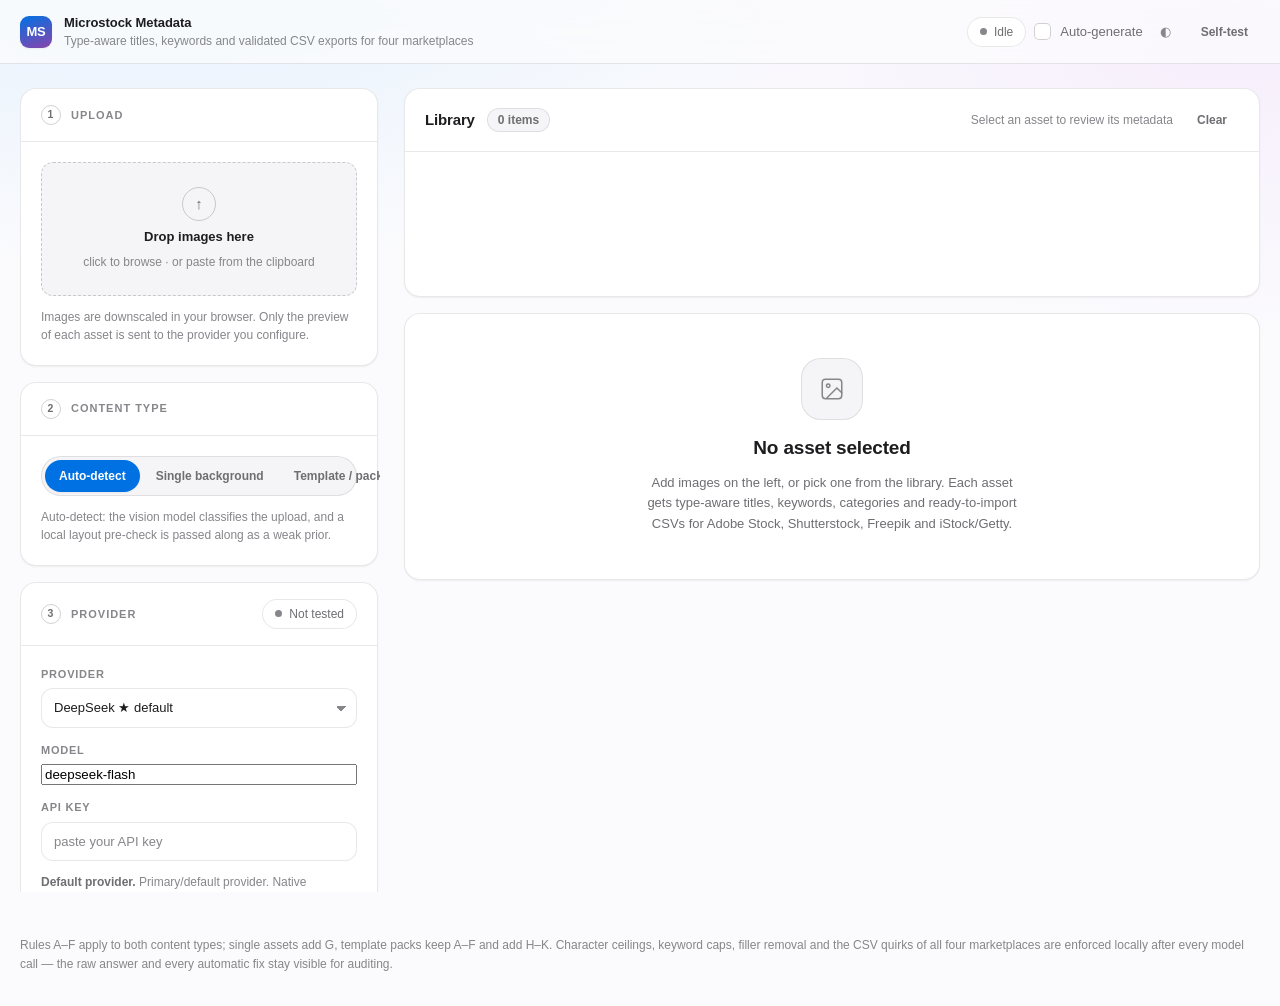
<file: index.html>
<!DOCTYPE html>
<html lang="en">

<head>
  <meta charset="UTF-8">
  <meta name="viewport" content="width=device-width, initial-scale=1.0">
  <title>Microstock Metadata Generator</title>
  <meta name="description"
    content="Type-aware titles, keywords and validated bulk-upload CSVs for Adobe Stock, Shutterstock, Freepik and iStock/Getty — with separate conventions for single backgrounds and template/design packs.">
  <link rel="stylesheet" href="styles.css">
</head>

<body>
  <header class="topbar">
    <div class="brand">
      <div class="logo" aria-hidden="true">MS</div>
      <div class="brand-text">
        <h1>Microstock Metadata</h1>
        <p>Type-aware titles, keywords and validated CSV exports for four marketplaces</p>
      </div>
    </div>
    <div class="topbar-actions">
      <span class="status-dot" id="globalStatus" data-state="idle" role="status" aria-live="polite">
        <i aria-hidden="true"></i><span id="globalStatusText">Idle</span>
      </span>
      <label class="checkbox" title="Send each new image to the provider as soon as it is added">
        <input type="checkbox" id="autoGenerate">
        <span class="auto-label">Auto-generate</span>
      </label>
      <button type="button" id="themeToggle" class="icon-btn" title="Switch between light and dark"
        aria-label="Switch between light and dark appearance">◐</button>
      <a class="btn btn-ghost btn-sm" href="tests/browser-test.html">Self-test</a>
    </div>
  </header>

  <div class="shell">
    <!-- ============================ SETUP RAIL ============================ -->
    <aside class="rail" aria-label="Setup">
      <section class="card">
        <div class="card-head"><span class="step"><b>1</b> Upload</span></div>
        <div class="card-body">
          <div id="dropzone" class="dropzone" tabindex="0" role="button" aria-label="Add images to the queue">
            <input type="file" id="fileInput" multiple accept="image/*" hidden>
            <div class="dz-icon" aria-hidden="true">↑</div>
            <strong>Drop images here</strong>
            <span>click to browse · or paste from the clipboard</span>
          </div>
          <p class="hint" style="margin-top:12px">
            Images are downscaled in your browser. Only the preview of each asset is sent to the provider you configure.
          </p>
        </div>
      </section>

      <section class="card">
        <div class="card-head"><span class="step"><b>2</b> Content type</span></div>
        <div class="card-body">
          <div class="segmented segmented-block" id="contentTypeToggle" role="radiogroup"
            aria-label="Content type hint">
            <button type="button" data-value="auto" class="is-active" role="radio" aria-checked="true">Auto-detect</button>
            <button type="button" data-value="single_asset" role="radio" aria-checked="false">Single background</button>
            <button type="button" data-value="template_pack" role="radio" aria-checked="false">Template / pack</button>
          </div>
          <p class="hint" id="contentTypeHintText" style="margin-top:12px"></p>
        </div>
      </section>

      <section class="card">
        <div class="card-head">
          <span class="step"><b>3</b> Provider</span>
          <span class="spacer"></span>
          <span class="status-dot" id="providerStatus" data-state="idle" role="status" aria-live="polite"><i
              aria-hidden="true"></i><span>Not tested</span></span>
        </div>
        <div class="card-body">
          <div class="field">
            <label for="providerSelect">Provider</label>
            <select id="providerSelect"></select>
          </div>
          <div class="field" style="margin-top:14px">
            <label for="providerModel">Model</label>
            <input id="providerModel" list="providerModelList" spellcheck="false" autocomplete="off">
            <datalist id="providerModelList"></datalist>
          </div>
          <div class="field" style="margin-top:14px">
            <label for="providerKey">API key</label>
            <input id="providerKey" type="password" autocomplete="off" spellcheck="false"
              placeholder="paste your API key">
          </div>
          <p class="hint" id="providerNotes" style="margin-top:12px"></p>

          <details class="disclosure" style="margin-top:16px">
            <summary>Advanced provider settings</summary>
            <div class="disclosure-body">
              <div class="field">
                <label for="providerBaseUrl">Base URL</label>
                <input id="providerBaseUrl" spellcheck="false" autocomplete="off">
              </div>
              <div class="field">
                <label for="providerWire">Wire format</label>
                <select id="providerWire"></select>
              </div>
              <div class="field-row">
                <div class="field">
                  <label for="providerTemp">Temperature</label>
                  <input id="providerTemp" type="number" min="0" max="1.5" step="0.1">
                </div>
                <div class="field">
                  <label for="providerMaxTokens">Max tokens</label>
                  <input id="providerMaxTokens" type="number" min="256" step="256">
                </div>
              </div>
              <div class="field">
                <label for="providerHeaders">Extra headers (JSON)</label>
                <textarea id="providerHeaders" rows="2" spellcheck="false"
                  placeholder='{"anthropic-version":"2023-06-01"}'></textarea>
              </div>
              <label class="checkbox">
                <input type="checkbox" id="providerJsonMode">
                <span>Request JSON mode when the provider supports it</span>
              </label>
            </div>
          </details>

          <div class="btn-row" style="margin-top:16px">
            <button id="saveProvider" class="btn btn-sm">Save</button>
            <button id="testProvider" class="btn btn-sm btn-ghost">Test connection</button>
            <button id="clearKey" class="btn btn-sm btn-ghost" title="Remove the stored key for this provider">Clear
              key</button>
          </div>
          <p class="hint" style="margin-top:12px">
            Keys are stored in this browser's <code>localStorage</code> only, and each provider keeps its own slot.
          </p>
        </div>
      </section>

      <section class="card">
        <div class="card-head"><span class="step"><b>4</b> Generate</span></div>
        <div class="card-body">
          <div class="btn-row">
            <button id="generateAll" class="btn btn-primary btn-lg" style="flex:1 1 auto">Generate metadata</button>
            <button id="cancelAll" class="btn btn-lg btn-ghost" disabled aria-label="Cancel generation">■</button>
          </div>
          <div class="progress" style="margin-top:16px"><div class="progress-bar" id="batchProgress"></div></div>
          <p class="hint" id="batchStatus" style="margin-top:12px">Nothing queued yet.</p>
          <p class="hint" style="margin-top:8px">
            <kbd>Ctrl</kbd> + <kbd>↵</kbd> generates · <kbd>Del</kbd> removes the selected asset
          </p>
        </div>
      </section>
    </aside>

    <!-- ============================ WORKSPACE ============================ -->
    <main class="workspace">
      <section class="card library" aria-label="Queue">
        <div class="card-head">
          <h2>Library</h2>
          <span class="pill" id="queueCount">0 items</span>
          <span class="spacer"></span>
          <span class="hint">Select an asset to review its metadata</span>
          <button id="clearQueue" class="btn btn-ghost btn-sm">Clear</button>
        </div>
        <div class="strip-viewport" id="queueViewport" aria-label="Uploaded assets" role="list"></div>
      </section>

      <section class="card" id="resultsCard">
        <div id="resultsEmpty" class="empty"></div>
        <div id="resultsBody" hidden></div>
      </section>
    </main>
  </div>

  <footer class="app-footer">
    <p>
      Rules A–F apply to both content types; single assets add G, template packs keep A–F and add H–K.
      Character ceilings, keyword caps, filler removal and the CSV quirks of all four marketplaces are enforced
      locally after every model call — the raw answer and every automatic fix stay visible for auditing.
    </p>
  </footer>

  <div id="toasts" class="toasts" aria-live="polite"></div>

  <script src="js/core.js"></script>
  <script src="js/providers.js"></script>
  <script src="js/prompts.js"></script>
  <script src="js/validate.js"></script>
  <script src="js/export.js"></script>
  <script src="js/detect.js"></script>
  <script src="js/ui.js"></script>
  <script src="js/app.js"></script>
  <script src="script.js"></script>
</body>

</html>
</file>
<file: styles.css>
/*!
 * Microstock Metadata Generator — design system.
 *
 * Principles
 *  - Apple-style restraint: one accent colour, generous whitespace, hairline borders,
 *    hierarchy carried by type weight/size rather than boxes and borders.
 *  - Light and dark themes from the same token set; follows the OS by default.
 *  - Everything interactive has hover, focus-visible, active and disabled states.
 *  - Motion is short (120-220ms) and fully disabled under prefers-reduced-motion.
 */

/* ------------------------------------------------------------------ *
 * Tokens
 * ------------------------------------------------------------------ */
:root {
  --font-sans: -apple-system, BlinkMacSystemFont, "SF Pro Text", "SF Pro Display", "Segoe UI",
    Inter, Roboto, "Helvetica Neue", Arial, sans-serif;
  --font-mono: ui-monospace, SFMono-Regular, "SF Mono", Menlo, Consolas, "Liberation Mono", monospace;

  --fs-display: clamp(1.6rem, 1.2rem + 1.1vw, 2.15rem);
  --fs-title: 1.1875rem;
  --fs-heading: 0.9375rem;
  --fs-body: 0.875rem;
  --fs-sm: 0.8125rem;
  --fs-xs: 0.75rem;
  --fs-label: 0.6875rem;

  --sp-1: 4px;  --sp-2: 8px;  --sp-3: 12px; --sp-4: 16px;
  --sp-5: 20px; --sp-6: 24px; --sp-7: 32px; --sp-8: 44px;

  --r-sm: 8px; --r-md: 12px; --r-lg: 16px; --r-xl: 22px; --r-pill: 999px;

  --ease: cubic-bezier(.32, .72, 0, 1);
  --dur: 180ms;

  --rail-w: 360px;
  --strip-h: 132px;
  --topbar-h: 64px;
}

/* Dark (default) */
:root, :root[data-theme="dark"] {
  color-scheme: dark;
  --bg: #08080a;
  --bg-glow-1: rgba(41, 151, 255, .16);
  --bg-glow-2: rgba(191, 90, 242, .12);
  --surface: rgba(255, 255, 255, .035);
  --surface-2: rgba(255, 255, 255, .06);
  --surface-solid: #131316;
  --hairline: rgba(255, 255, 255, .09);
  --hairline-strong: rgba(255, 255, 255, .16);
  --text: #f5f5f7;
  --text-2: #a1a1a6;
  --text-3: #6e6e73;
  --accent: #2997ff;
  --accent-hover: #4aa8ff;
  --accent-ink: #ffffff;
  --accent-soft: rgba(41, 151, 255, .14);
  --ok: #30d158;   --ok-soft: rgba(48, 209, 88, .12);
  --warn: #ffd60a; --warn-soft: rgba(255, 214, 10, .12);
  --bad: #ff453a;  --bad-soft: rgba(255, 69, 58, .12);
  --pack: #bf5af2; --pack-soft: rgba(191, 90, 242, .14);
  --shadow-sm: 0 1px 2px rgba(0, 0, 0, .5);
  --shadow-md: 0 12px 32px rgba(0, 0, 0, .45);
  --field: rgba(255, 255, 255, .05);
  --field-hover: rgba(255, 255, 255, .08);
  --scrim: rgba(8, 8, 10, .72);
}

/* Light */
@media (prefers-color-scheme: light) {
  :root:not([data-theme="dark"]) {
    color-scheme: light;
    --bg: #fbfbfd;
    --bg-glow-1: rgba(41, 151, 255, .12);
    --bg-glow-2: rgba(191, 90, 242, .08);
    --surface: #ffffff;
    --surface-2: #f5f5f7;
    --surface-solid: #ffffff;
    --hairline: rgba(0, 0, 0, .09);
    --hairline-strong: rgba(0, 0, 0, .18);
    --text: #1d1d1f;
    --text-2: #6e6e73;
    --text-3: #86868b;
    --accent: #0071e3;
    --accent-hover: #0077ed;
    --accent-ink: #ffffff;
    --accent-soft: rgba(0, 113, 227, .1);
    --ok: #248a3d;   --ok-soft: rgba(36, 138, 61, .1);
    --warn: #a05a00; --warn-soft: rgba(200, 120, 0, .12);
    --bad: #d70015;  --bad-soft: rgba(215, 0, 21, .09);
    --pack: #8944ab; --pack-soft: rgba(137, 68, 171, .1);
    --shadow-sm: 0 1px 2px rgba(0, 0, 0, .06);
    --shadow-md: 0 16px 40px rgba(0, 0, 0, .1);
    --field: #ffffff;
    --field-hover: #ffffff;
    --scrim: rgba(251, 251, 253, .78);
  }
}

:root[data-theme="light"] {
  color-scheme: light;
  --bg: #fbfbfd;
  --bg-glow-1: rgba(41, 151, 255, .12);
  --bg-glow-2: rgba(191, 90, 242, .08);
  --surface: #ffffff;
  --surface-2: #f5f5f7;
  --surface-solid: #ffffff;
  --hairline: rgba(0, 0, 0, .09);
  --hairline-strong: rgba(0, 0, 0, .18);
  --text: #1d1d1f;
  --text-2: #6e6e73;
  --text-3: #86868b;
  --accent: #0071e3;
  --accent-hover: #0077ed;
  --accent-ink: #ffffff;
  --accent-soft: rgba(0, 113, 227, .1);
  --ok: #248a3d;   --ok-soft: rgba(36, 138, 61, .1);
  --warn: #a05a00; --warn-soft: rgba(200, 120, 0, .12);
  --bad: #d70015;  --bad-soft: rgba(215, 0, 21, .09);
  --pack: #8944ab; --pack-soft: rgba(137, 68, 171, .1);
  --shadow-sm: 0 1px 2px rgba(0, 0, 0, .06);
  --shadow-md: 0 16px 40px rgba(0, 0, 0, .1);
  --field: #ffffff;
  --field-hover: #ffffff;
  --scrim: rgba(251, 251, 253, .78);
}

/* ------------------------------------------------------------------ *
 * Base
 * ------------------------------------------------------------------ */
* { box-sizing: border-box; }

/* The hidden attribute must always win over component display rules. */
[hidden] { display: none !important; }

html, body { height: 100%; }

body {
  margin: 0;
  font-family: var(--font-sans);
  font-size: var(--fs-body);
  line-height: 1.5;
  color: var(--text);
  background:
    radial-gradient(1200px 620px at 12% -12%, var(--bg-glow-1), transparent 62%),
    radial-gradient(1000px 560px at 96% 4%, var(--bg-glow-2), transparent 58%),
    var(--bg);
  background-attachment: fixed;
  -webkit-font-smoothing: antialiased;
  text-rendering: optimizeLegibility;
}

h1, h2, h3, h4 { margin: 0; font-weight: 600; letter-spacing: -0.01em; }
p { margin: 0; }
a { color: var(--accent); text-decoration: none; }
a:hover { text-decoration: underline; }
img { display: block; max-width: 100%; }

::selection { background: var(--accent-soft); }

:focus-visible {
  outline: 2px solid var(--accent);
  outline-offset: 2px;
  border-radius: 4px;
}

.muted { color: var(--text-2); }
.faint { color: var(--text-3); }

/* Scrollbars */
* { scrollbar-width: thin; scrollbar-color: var(--hairline-strong) transparent; }
*::-webkit-scrollbar { width: 10px; height: 10px; }
*::-webkit-scrollbar-track { background: transparent; }
*::-webkit-scrollbar-thumb {
  background: var(--hairline-strong);
  border-radius: 999px;
  border: 3px solid transparent;
  background-clip: content-box;
}
*::-webkit-scrollbar-thumb:hover { background: var(--text-3); background-clip: content-box; }

/* ------------------------------------------------------------------ *
 * Top bar
 * ------------------------------------------------------------------ */
.topbar {
  position: sticky;
  top: 0;
  z-index: 30;
  height: var(--topbar-h);
  display: flex;
  align-items: center;
  gap: var(--sp-4);
  padding: 0 var(--sp-5);
  border-bottom: 1px solid var(--hairline);
  background: var(--scrim);
  backdrop-filter: saturate(180%) blur(20px);
  -webkit-backdrop-filter: saturate(180%) blur(20px);
}

.brand { display: flex; align-items: center; gap: var(--sp-3); min-width: 0; }

.logo {
  width: 32px; height: 32px;
  flex: 0 0 auto;
  display: grid; place-items: center;
  border-radius: 9px;
  background: linear-gradient(160deg, var(--accent), var(--pack));
  color: #fff; font-weight: 700; font-size: 13px; letter-spacing: -0.02em;
  box-shadow: var(--shadow-sm);
}

.brand-text { min-width: 0; }
.brand-text h1 { font-size: var(--fs-sm); font-weight: 600; letter-spacing: -0.005em; }
.brand-text p {
  font-size: var(--fs-xs);
  color: var(--text-3);
  white-space: nowrap; overflow: hidden; text-overflow: ellipsis;
  max-width: 62ch;
}

.topbar-actions { margin-left: auto; display: flex; align-items: center; gap: var(--sp-2); }

.status-dot {
  display: inline-flex; align-items: center; gap: 7px;
  height: 30px; padding: 0 12px;
  border: 1px solid var(--hairline);
  border-radius: var(--r-pill);
  font-size: var(--fs-xs);
  color: var(--text-2);
  background: var(--surface);
}
.status-dot i {
  width: 7px; height: 7px; border-radius: 50%;
  background: var(--text-3);
  box-shadow: 0 0 0 3px transparent;
}
.status-dot[data-state="ok"] i { background: var(--ok); box-shadow: 0 0 0 3px var(--ok-soft); }
.status-dot[data-state="busy"] i { background: var(--accent); animation: pulse 1.4s var(--ease) infinite; }
.status-dot[data-state="bad"] i { background: var(--bad); box-shadow: 0 0 0 3px var(--bad-soft); }

@keyframes pulse {
  0%, 100% { opacity: 1; transform: scale(1); }
  50% { opacity: .45; transform: scale(.8); }
}

/* ------------------------------------------------------------------ *
 * Shell
 * ------------------------------------------------------------------ */
.shell {
  display: grid;
  grid-template-columns: var(--rail-w) minmax(0, 1fr);
  gap: var(--sp-6);
  align-items: start;
  padding: var(--sp-6) var(--sp-5) var(--sp-8);
  max-width: 1760px;
  margin: 0 auto;
}

.rail {
  position: sticky;
  top: calc(var(--topbar-h) + var(--sp-5));
  display: flex;
  flex-direction: column;
  gap: var(--sp-4);
  max-height: calc(100vh - var(--topbar-h) - var(--sp-7));
  overflow-y: auto;
  padding-right: 2px;
}

.workspace { display: flex; flex-direction: column; gap: var(--sp-4); min-width: 0; }

/* ------------------------------------------------------------------ *
 * Cards
 * ------------------------------------------------------------------ */
.card {
  border: 1px solid var(--hairline);
  border-radius: var(--r-lg);
  background: var(--surface);
  box-shadow: var(--shadow-sm);
  backdrop-filter: blur(14px);
  -webkit-backdrop-filter: blur(14px);
}

.card-pad { padding: var(--sp-5); }
.card-head {
  display: flex; align-items: center; gap: var(--sp-3);
  padding: var(--sp-4) var(--sp-5);
  border-bottom: 1px solid var(--hairline);
}
.card-head h2, .card-head h3 { font-size: var(--fs-heading); }
.card-head .spacer { margin-left: auto; }
.card-body { padding: var(--sp-5); }

.step {
  display: flex; align-items: center; gap: 10px;
  font-size: var(--fs-label);
  letter-spacing: .09em;
  text-transform: uppercase;
  color: var(--text-3);
  font-weight: 600;
}
.step b {
  width: 20px; height: 20px;
  display: grid; place-items: center;
  border-radius: 50%;
  border: 1px solid var(--hairline-strong);
  color: var(--text-2);
  font-size: 10.5px;
  font-weight: 700;
}

/* ------------------------------------------------------------------ *
 * Controls
 * ------------------------------------------------------------------ */
.btn {
  appearance: none;
  display: inline-flex; align-items: center; justify-content: center; gap: 7px;
  height: 36px;
  padding: 0 15px;
  border-radius: var(--r-pill);
  border: 1px solid var(--hairline);
  background: var(--surface-2);
  color: var(--text);
  font: inherit;
  font-size: var(--fs-sm);
  font-weight: 550;
  cursor: pointer;
  white-space: nowrap;
  transition: background var(--dur) var(--ease), border-color var(--dur) var(--ease),
    transform var(--dur) var(--ease), color var(--dur) var(--ease), opacity var(--dur) var(--ease);
}
.btn:hover:not(:disabled) { background: var(--field-hover); border-color: var(--hairline-strong); }
.btn:active:not(:disabled) { transform: scale(.97); }
.btn:disabled { opacity: .42; cursor: not-allowed; }

.btn-primary {
  background: var(--accent);
  border-color: transparent;
  color: var(--accent-ink);
  box-shadow: 0 1px 2px rgba(0, 0, 0, .18);
}
.btn-primary:hover:not(:disabled) { background: var(--accent-hover); border-color: transparent; }

.btn-ghost { background: transparent; border-color: transparent; color: var(--text-2); }
.btn-ghost:hover:not(:disabled) { background: var(--surface-2); color: var(--text); border-color: transparent; }

.btn-sm { height: 30px; padding: 0 11px; font-size: var(--fs-xs); }
.btn-lg { height: 44px; padding: 0 20px; font-size: var(--fs-body); font-weight: 600; }
.btn-block { width: 100%; }

.btn-row { display: flex; flex-wrap: wrap; gap: var(--sp-2); align-items: center; }

.icon-btn {
  width: 30px; height: 30px;
  display: grid; place-items: center;
  border-radius: var(--r-sm);
  border: 1px solid transparent;
  background: transparent;
  color: var(--text-3);
  cursor: pointer;
  font-size: 13px; line-height: 1;
  transition: all var(--dur) var(--ease);
}
.icon-btn:hover { color: var(--text); background: var(--surface-2); border-color: var(--hairline); }

/* Segmented control */
.segmented {
  display: inline-flex;
  padding: 3px;
  gap: 2px;
  border: 1px solid var(--hairline);
  border-radius: var(--r-pill);
  background: var(--surface-2);
}
.segmented button {
  appearance: none;
  border: 0;
  background: transparent;
  color: var(--text-2);
  font: inherit; font-size: var(--fs-xs); font-weight: 550;
  padding: 7px 14px;
  border-radius: var(--r-pill);
  cursor: pointer;
  transition: all var(--dur) var(--ease);
  white-space: nowrap;
}
.segmented button:hover { color: var(--text); }
.segmented button.is-active {
  background: var(--accent);
  color: var(--accent-ink);
  box-shadow: var(--shadow-sm);
}
.segmented.segmented-block { display: flex; width: 100%; }
.segmented.segmented-block button { flex: 1 1 0; text-align: center; }

/* Fields */
.field { display: flex; flex-direction: column; gap: 6px; min-width: 0; }
.field label, .field-label {
  font-size: var(--fs-label);
  letter-spacing: .07em;
  text-transform: uppercase;
  color: var(--text-3);
  font-weight: 600;
}
.field-row { display: grid; grid-template-columns: 1fr 1fr; gap: var(--sp-3); }

input[type="text"], input[type="password"], input[type="number"], select, textarea {
  width: 100%;
  min-width: 0;
  padding: 9px 12px;
  border-radius: var(--r-md);
  border: 1px solid var(--hairline);
  background: var(--field);
  color: var(--text);
  font: inherit;
  font-size: var(--fs-sm);
  transition: border-color var(--dur) var(--ease), background var(--dur) var(--ease),
    box-shadow var(--dur) var(--ease);
}
textarea { line-height: 1.55; resize: vertical; }
input:hover, select:hover, textarea:hover { border-color: var(--hairline-strong); }
input:focus, select:focus, textarea:focus {
  outline: none;
  border-color: var(--accent);
  box-shadow: 0 0 0 3px var(--accent-soft);
}
input::placeholder, textarea::placeholder { color: var(--text-3); }

select {
  appearance: none;
  background-image: linear-gradient(45deg, transparent 50%, var(--text-3) 50%),
    linear-gradient(135deg, var(--text-3) 50%, transparent 50%);
  background-position: right 15px top 17px, right 10px top 17px;
  background-size: 5px 5px, 5px 5px;
  background-repeat: no-repeat;
  padding-right: 30px;
}

.checkbox {
  display: inline-flex; align-items: center; gap: 9px;
  font-size: var(--fs-sm); color: var(--text-2);
  cursor: pointer; user-select: none;
}
.checkbox input {
  appearance: none;
  width: 17px; height: 17px; margin: 0;
  border: 1px solid var(--hairline-strong);
  border-radius: 5px;
  background: var(--field);
  cursor: pointer;
  position: relative;
  transition: all var(--dur) var(--ease);
}
.checkbox input:checked { background: var(--accent); border-color: var(--accent); }
.checkbox input:checked::after {
  content: "";
  position: absolute; inset: 0;
  background: no-repeat center/11px url("data:image/svg+xml,%3Csvg xmlns='http://www.w3.org/2000/svg' viewBox='0 0 12 12'%3E%3Cpath fill='none' stroke='white' stroke-width='2' stroke-linecap='round' stroke-linejoin='round' d='M2 6.3l2.5 2.5L10 3.4'/%3E%3C/svg%3E");
}

/* Drop zone */
.dropzone {
  display: grid;
  place-items: center;
  gap: 6px;
  padding: var(--sp-6) var(--sp-4);
  border: 1.5px dashed var(--hairline-strong);
  border-radius: var(--r-md);
  background: var(--surface-2);
  text-align: center;
  cursor: pointer;
  transition: all var(--dur) var(--ease);
}
.dropzone:hover { border-color: var(--accent); background: var(--accent-soft); }
.dropzone.is-dragover { border-color: var(--accent); background: var(--accent-soft); transform: scale(1.005); }
.dropzone .dz-icon {
  width: 34px; height: 34px; border-radius: 50%;
  display: grid; place-items: center;
  border: 1px solid var(--hairline-strong);
  color: var(--text-2);
  font-size: 15px;
}
.dropzone strong { font-size: var(--fs-sm); font-weight: 600; }
.dropzone span { font-size: var(--fs-xs); color: var(--text-3); }

.hint { font-size: var(--fs-xs); color: var(--text-3); line-height: 1.55; }
.hint strong { color: var(--text-2); font-weight: 600; }
.hint code, code {
  font-family: var(--font-mono);
  font-size: .92em;
  padding: 1px 5px;
  border-radius: 5px;
  background: var(--surface-2);
  border: 1px solid var(--hairline);
}

/* Disclosure */
details.disclosure { border-top: 1px solid var(--hairline); padding-top: var(--sp-3); }
details.disclosure > summary {
  cursor: pointer;
  list-style: none;
  font-size: var(--fs-xs);
  color: var(--text-2);
  display: flex; align-items: center; gap: 7px;
  padding: 4px 0;
}
details.disclosure > summary::-webkit-details-marker { display: none; }
details.disclosure > summary::before {
  content: "›";
  display: inline-block;
  transition: transform var(--dur) var(--ease);
  color: var(--text-3);
  font-size: 15px;
  line-height: 1;
}
details.disclosure[open] > summary::before { transform: rotate(90deg); }
details.disclosure > summary:hover { color: var(--text); }
.disclosure-body { display: flex; flex-direction: column; gap: var(--sp-3); padding-top: var(--sp-3); }

/* Progress */
.progress {
  height: 5px;
  border-radius: 999px;
  background: var(--surface-2);
  overflow: hidden;
  border: 1px solid var(--hairline);
}
.progress-bar {
  height: 100%;
  width: 0%;
  border-radius: 999px;
  background: linear-gradient(90deg, var(--accent), var(--pack));
  transition: width 320ms var(--ease);
}

/* Pills & badges */
.pill {
  display: inline-flex; align-items: center; gap: 6px;
  height: 24px; padding: 0 10px;
  border: 1px solid var(--hairline);
  border-radius: var(--r-pill);
  background: var(--surface-2);
  color: var(--text-2);
  font-size: var(--fs-xs);
  font-weight: 550;
  white-space: nowrap;
}
.pill-good { color: var(--ok); border-color: color-mix(in srgb, var(--ok) 40%, transparent); background: var(--ok-soft); }
.pill-warn { color: var(--warn); border-color: color-mix(in srgb, var(--warn) 40%, transparent); background: var(--warn-soft); }
.pill-bad { color: var(--bad); border-color: color-mix(in srgb, var(--bad) 40%, transparent); background: var(--bad-soft); }

.badges { display: flex; flex-wrap: wrap; gap: 6px; }
.badge {
  display: inline-flex; align-items: center; gap: 6px;
  padding: 4px 11px 4px 9px;
  border: 1px solid var(--hairline);
  border-radius: var(--r-pill);
  background: var(--surface-2);
  font-size: var(--fs-xs);
}
.badge .badge-label {
  font-size: 9.5px; letter-spacing: .07em; text-transform: uppercase;
  color: var(--text-3); font-weight: 700;
}
.badge .badge-value { font-weight: 600; color: var(--text); }
.badge-pack { border-color: color-mix(in srgb, var(--pack) 45%, transparent); background: var(--pack-soft); }
.badge-single { border-color: color-mix(in srgb, var(--accent) 45%, transparent); background: var(--accent-soft); }
.badge-error { border-color: color-mix(in srgb, var(--bad) 50%, transparent); background: var(--bad-soft); }
.badge-ok { border-color: color-mix(in srgb, var(--ok) 45%, transparent); background: var(--ok-soft); }

.status { display: inline-flex; align-items: center; gap: 6px; font-size: var(--fs-xs); font-weight: 600; }
.status::before { content: ""; width: 7px; height: 7px; border-radius: 50%; background: var(--text-3); }
.status-queued::before { background: var(--text-3); }
.status-ready::before { background: var(--text-2); }
.status-analyzing::before, .status-generating::before { background: var(--accent); animation: pulse 1.4s var(--ease) infinite; }
.status-done::before { background: var(--ok); }
.status-issues::before { background: var(--warn); }
.status-error::before { background: var(--bad); }
.status-cancelled::before { background: var(--text-3); }
.status-done { color: var(--ok); }
.status-issues { color: var(--warn); }
.status-error { color: var(--bad); }
.status-generating, .status-analyzing, .status-ready, .status-queued, .status-cancelled { color: var(--text-2); }

/* Chips */
.chips { display: flex; flex-wrap: wrap; gap: 6px; }
.chip {
  display: inline-flex; align-items: center;
  padding: 5px 10px;
  border-radius: var(--r-sm);
  border: 1px solid var(--hairline);
  background: var(--surface-2);
  font-size: var(--fs-xs);
  color: var(--text-2);
  cursor: default;
  transition: all var(--dur) var(--ease);
}
.chip:hover { color: var(--text); border-color: var(--hairline-strong); }
.chip-flag { color: var(--pack); border-color: color-mix(in srgb, var(--pack) 40%, transparent); background: var(--pack-soft); cursor: help; }

/* ------------------------------------------------------------------ *
 * Library (filmstrip)
 * ------------------------------------------------------------------ */
.library .card-head { justify-content: space-between; }
.strip-viewport {
  position: relative;
  overflow-x: auto;
  overflow-y: hidden;
  height: calc(var(--strip-h) + 12px);
  padding: var(--sp-4) var(--sp-4) var(--sp-3);
}
.strip-viewport > div:first-child { height: 1px; }
.strip-track { position: absolute; top: var(--sp-4); left: var(--sp-4); height: var(--strip-h); }

.strip-item {
  position: absolute;
  top: 0;
  left: 0;
  width: 104px;
  height: var(--strip-h);
  padding: 8px;
  display: flex;
  flex-direction: column;
  gap: 6px;
  border: 1px solid var(--hairline);
  border-radius: var(--r-md);
  background: var(--surface-2);
  cursor: pointer;
  text-align: left;
  transition: transform var(--dur) var(--ease), border-color var(--dur) var(--ease),
    background var(--dur) var(--ease), box-shadow var(--dur) var(--ease);
}
.strip-item:hover { transform: translateY(-2px); border-color: var(--hairline-strong); box-shadow: var(--shadow-sm); }
.strip-item.is-selected {
  border-color: var(--accent);
  box-shadow: 0 0 0 3px var(--accent-soft);
  background: var(--surface);
}
.strip-thumb {
  position: relative;
  flex: 1;
  min-height: 0;
  border-radius: var(--r-sm);
  overflow: hidden;
  background: var(--surface);
  display: grid; place-items: center;
}
.strip-thumb img { width: 100%; height: 100%; object-fit: cover; }
.strip-thumb .placeholder { color: var(--text-3); font-size: 16px; }
.strip-flag {
  position: absolute; right: 5px; top: 5px;
  width: 8px; height: 8px; border-radius: 50%;
  box-shadow: 0 0 0 2px var(--surface);
  background: var(--text-3);
}
.strip-flag.done { background: var(--ok); }
.strip-flag.issues { background: var(--warn); }
.strip-flag.error { background: var(--bad); }
.strip-flag.generating, .strip-flag.analyzing { background: var(--accent); animation: pulse 1.4s var(--ease) infinite; }
.strip-name {
  font-size: 10.5px;
  color: var(--text-2);
  line-height: 1.3;
  overflow: hidden;
  display: -webkit-box;
  -webkit-line-clamp: 2;
  -webkit-box-orient: vertical;
  word-break: break-all;
}
.strip-actions {
  position: absolute;
  top: 4px;
  left: 4px;
  opacity: 0;
  transition: opacity var(--dur) var(--ease);
}
.strip-item:hover .strip-actions,
.strip-item:focus-within .strip-actions { opacity: 1; }
.strip-actions .icon-btn {
  width: 22px; height: 22px; font-size: 10px;
  background: var(--scrim);
  border-color: var(--hairline);
  backdrop-filter: blur(6px);
}
.sr-only {
  position: absolute; width: 1px; height: 1px; padding: 0; margin: -1px;
  overflow: hidden; clip: rect(0 0 0 0); white-space: nowrap; border: 0;
}

/* ------------------------------------------------------------------ *
 * Result workspace
 * ------------------------------------------------------------------ */
.result-head {
  display: flex;
  gap: var(--sp-4);
  align-items: flex-start;
  padding: var(--sp-5);
}
.result-thumb {
  width: 92px; height: 92px;
  flex: 0 0 auto;
  border-radius: var(--r-md);
  overflow: hidden;
  border: 1px solid var(--hairline);
  background: var(--surface-2);
  display: grid; place-items: center;
}
.result-thumb img { width: 100%; height: 100%; object-fit: cover; }
.result-title { display: flex; flex-direction: column; gap: 8px; min-width: 0; flex: 1; }
.result-title h2 {
  font-size: var(--fs-title);
  font-weight: 600;
  letter-spacing: -0.01em;
  word-break: break-word;
}
.result-desc { font-size: var(--fs-sm); color: var(--text-2); max-width: 78ch; }

.head-actions { display: flex; gap: var(--sp-2); align-items: center; flex: 0 0 auto; }

.stat-grid {
  display: grid;
  grid-template-columns: repeat(auto-fit, minmax(130px, 1fr));
  gap: 1px;
  background: var(--hairline);
  border-top: 1px solid var(--hairline);
  border-radius: 0 0 var(--r-lg) var(--r-lg);
  overflow: hidden;
}
.stat {
  background: var(--surface);
  padding: var(--sp-3) var(--sp-4);
  display: flex; flex-direction: column; gap: 3px;
}
.stat .k { font-size: var(--fs-label); letter-spacing: .07em; text-transform: uppercase; color: var(--text-3); font-weight: 700; }
.stat .v { font-size: var(--fs-sm); font-weight: 600; }
.stat .v.mono { font-family: var(--font-mono); font-size: var(--fs-xs); }

/* Tabs */
.tabs {
  display: flex;
  gap: 2px;
  padding: 3px;
  border: 1px solid var(--hairline);
  border-radius: var(--r-pill);
  background: var(--surface-2);
  overflow-x: auto;
}
.tab {
  appearance: none; border: 0; background: transparent;
  padding: 7px 16px;
  border-radius: var(--r-pill);
  color: var(--text-2);
  font: inherit; font-size: var(--fs-xs); font-weight: 600;
  cursor: pointer;
  white-space: nowrap;
  transition: all var(--dur) var(--ease);
}
.tab:hover { color: var(--text); }
.tab.is-active { background: var(--accent); color: var(--accent-ink); box-shadow: var(--shadow-sm); }

.tab-panel { display: none; }
.tab-panel.is-active { display: block; animation: fade-up 260ms var(--ease); }

@keyframes fade-up {
  from { opacity: 0; transform: translateY(4px); }
  to { opacity: 1; transform: none; }
}

.panel-toolbar {
  display: flex; align-items: center; gap: var(--sp-3);
  flex-wrap: wrap;
  padding-bottom: var(--sp-3);
  border-bottom: 1px solid var(--hairline);
  margin-bottom: var(--sp-4);
}
.panel-toolbar .spacer { margin-left: auto; }

.meter {
  position: relative;
  height: 4px;
  border-radius: 999px;
  background: var(--surface-2);
  border: 1px solid var(--hairline);
  overflow: hidden;
}
.meter i { position: absolute; inset: 0 auto 0 0; background: var(--ok); border-radius: 999px; transition: width 260ms var(--ease); }
.meter[data-state="warn"] i { background: var(--warn); }
.meter[data-state="bad"] i { background: var(--bad); }

.title-input {
  font-size: 1rem !important;
  font-weight: 550;
  padding: 13px 14px !important;
}
.keywords-input { font-size: var(--fs-sm); min-height: 82px; }

.inspector-grid {
  display: grid;
  grid-template-columns: minmax(0, 1.15fr) minmax(0, 1fr);
  gap: var(--sp-4);
  align-items: start;
}

.issue-list { list-style: none; margin: 0; padding: 0; display: flex; flex-direction: column; }
.issue {
  display: grid;
  grid-template-columns: 84px minmax(0, 1fr);
  gap: var(--sp-3);
  padding: 11px 0;
  border-top: 1px solid var(--hairline);
  font-size: var(--fs-sm);
  align-items: start;
}
.issue:first-child { border-top: 0; }
.issue-level {
  font-size: 9.5px; letter-spacing: .07em; text-transform: uppercase; font-weight: 700;
  padding-top: 3px;
}
.issue-error .issue-level { color: var(--bad); }
.issue-fixed .issue-level { color: var(--ok); }
.issue-warn .issue-level { color: var(--warn); }
.issue-body { color: var(--text-2); line-height: 1.55; }
.issue-body code {
  font-size: 11px; color: var(--text-3);
  background: transparent; border: 0; padding: 0;
  margin-right: 6px;
}

.ok-line { display: flex; align-items: center; gap: 8px; font-size: var(--fs-sm); color: var(--ok); }

.warn-list { margin: 10px 0 0; padding-left: 16px; color: var(--warn); font-size: var(--fs-xs); line-height: 1.6; }
.signal-list { margin: 0; padding-left: 16px; color: var(--text-2); font-size: var(--fs-xs); line-height: 1.7; }
.signal-list li::marker { color: var(--text-3); }

.caveat {
  margin-top: var(--sp-3);
  padding: 11px 13px;
  border-radius: var(--r-md);
  border: 1px solid var(--hairline);
  background: var(--surface-2);
  font-size: var(--fs-xs);
  color: var(--text-2);
  line-height: 1.6;
}
.caveat p + p { margin-top: 6px; }
.caveat-strong { border-color: color-mix(in srgb, var(--warn) 40%, transparent); background: var(--warn-soft); color: var(--warn); }

.callout {
  display: flex; gap: var(--sp-3);
  padding: var(--sp-4);
  border-radius: var(--r-md);
  border: 1px solid var(--hairline);
  background: var(--surface-2);
  font-size: var(--fs-sm);
  line-height: 1.6;
  margin: 0 var(--sp-5) var(--sp-4);
}
.callout-warn {
  border-color: color-mix(in srgb, var(--warn) 42%, transparent);
  background: var(--warn-soft);
}
.callout-strong { font-weight: 600; color: var(--text); }

pre.prompt-pre {
  margin: 0;
  max-height: 340px;
  overflow: auto;
  padding: var(--sp-4);
  border-radius: var(--r-md);
  border: 1px solid var(--hairline);
  background: var(--surface-2);
  font-family: var(--font-mono);
  font-size: 11.5px;
  line-height: 1.65;
  color: var(--text-2);
  white-space: pre-wrap;
  word-break: break-word;
}

details.inspector { border-top: 1px solid var(--hairline); padding-top: var(--sp-3); margin-top: var(--sp-3); }
details.inspector > summary {
  cursor: pointer; list-style: none;
  font-size: var(--fs-xs); font-weight: 600; color: var(--text-2);
  display: flex; align-items: center; gap: 7px;
}
details.inspector > summary::-webkit-details-marker { display: none; }
details.inspector > summary::before {
  content: "›"; color: var(--text-3); font-size: 15px;
  transition: transform var(--dur) var(--ease);
}
details.inspector[open] > summary::before { transform: rotate(90deg); }
details.inspector > summary:hover { color: var(--text); }
details.inspector > *:not(summary) { margin-top: var(--sp-3); }

/* Empty state */
.empty { display: grid; place-items: center; padding: var(--sp-8) var(--sp-5); }
.empty-inner { max-width: 380px; text-align: center; display: grid; gap: 10px; justify-items: center; }
.empty-icon {
  width: 62px; height: 62px;
  border-radius: 20px;
  display: grid; place-items: center;
  border: 1px solid var(--hairline);
  background: var(--surface-2);
  color: var(--text-3);
  margin-bottom: 4px;
}
.empty-inner h3 { font-size: var(--fs-title); }
.empty-inner p { font-size: var(--fs-sm); color: var(--text-2); line-height: 1.6; }

/* Toasts */
.toasts {
  position: fixed; right: var(--sp-5); bottom: var(--sp-5);
  display: flex; flex-direction: column; gap: var(--sp-2);
  z-index: 60; max-width: 380px;
}
.toast {
  display: flex; align-items: center; gap: 9px;
  padding: 12px 15px;
  border-radius: var(--r-md);
  border: 1px solid var(--hairline);
  background: var(--surface-solid);
  box-shadow: var(--shadow-md);
  font-size: var(--fs-sm);
  animation: toast-in 260ms var(--ease);
}
.toast::before { content: ""; width: 7px; height: 7px; border-radius: 50%; background: var(--text-3); flex: 0 0 auto; }
.toast-ok::before { background: var(--ok); }
.toast-warn::before { background: var(--warn); }
.toast-error::before { background: var(--bad); }
.toast-out { opacity: 0; transform: translateY(6px); transition: all 300ms var(--ease); }

@keyframes toast-in {
  from { opacity: 0; transform: translateY(8px) scale(.98); }
  to { opacity: 1; transform: none; }
}

/* Footer */
.app-footer {
  max-width: 1760px;
  margin: 0 auto;
  padding: 0 var(--sp-5) var(--sp-7);
  font-size: var(--fs-xs);
  color: var(--text-3);
  line-height: 1.6;
}

kbd {
  font-family: var(--font-mono);
  font-size: 10px;
  padding: 2px 5px;
  border-radius: 5px;
  border: 1px solid var(--hairline);
  background: var(--surface-2);
  color: var(--text-2);
}

/* ------------------------------------------------------------------ *
 * Layout helpers
 * ------------------------------------------------------------------ */
.pad { padding: var(--sp-5); }
.row { display: flex; align-items: center; gap: 10px; min-width: 0; }
.row > .meter { flex: 1 1 auto; }
.nowrap { white-space: nowrap; }

.subcard {
  border: 1px solid var(--hairline);
  border-radius: var(--r-md);
  padding: var(--sp-4);
  background: var(--surface-2);
  min-width: 0;
}
.subcard h3 { font-size: var(--fs-sm); margin-bottom: 12px; }

.vlist-spacer { position: relative; }
.vlist-layer { position: absolute; inset: 0 auto auto 0; width: 100%; }

/* ------------------------------------------------------------------ *
 * Responsive
 * ------------------------------------------------------------------ */
@media (max-width: 1180px) {
  .shell { grid-template-columns: minmax(0, 1fr); gap: var(--sp-5); }
  .rail { position: static; max-height: none; overflow: visible; }
  .inspector-grid { grid-template-columns: minmax(0, 1fr); }
  .brand-text p { display: none; }
}

@media (max-width: 720px) {
  .shell { padding: var(--sp-4) var(--sp-3) var(--sp-7); }
  .topbar { padding: 0 var(--sp-3); gap: var(--sp-2); }
  .topbar-actions .btn span { display: none; }
  .result-head { flex-direction: column; }
  .field-row { grid-template-columns: 1fr; }
  .segmented { width: 100%; }
  .segmented button { flex: 1; padding: 7px 8px; }
  .head-actions { width: 100%; flex-wrap: wrap; }
}

/* Touch devices have no hover, so the strip's remove affordance appears once the
   asset is selected and gets a finger-sized hit area. */
@media (hover: none) {
  .strip-item.is-selected .strip-actions { opacity: 1; }
  .strip-actions .icon-btn { width: 28px; height: 28px; font-size: 12px; }
}

@media (prefers-reduced-motion: reduce) {
  *, *::before, *::after {
    animation-duration: .001ms !important;
    animation-iteration-count: 1 !important;
    transition-duration: .001ms !important;
  }
}
</file>
